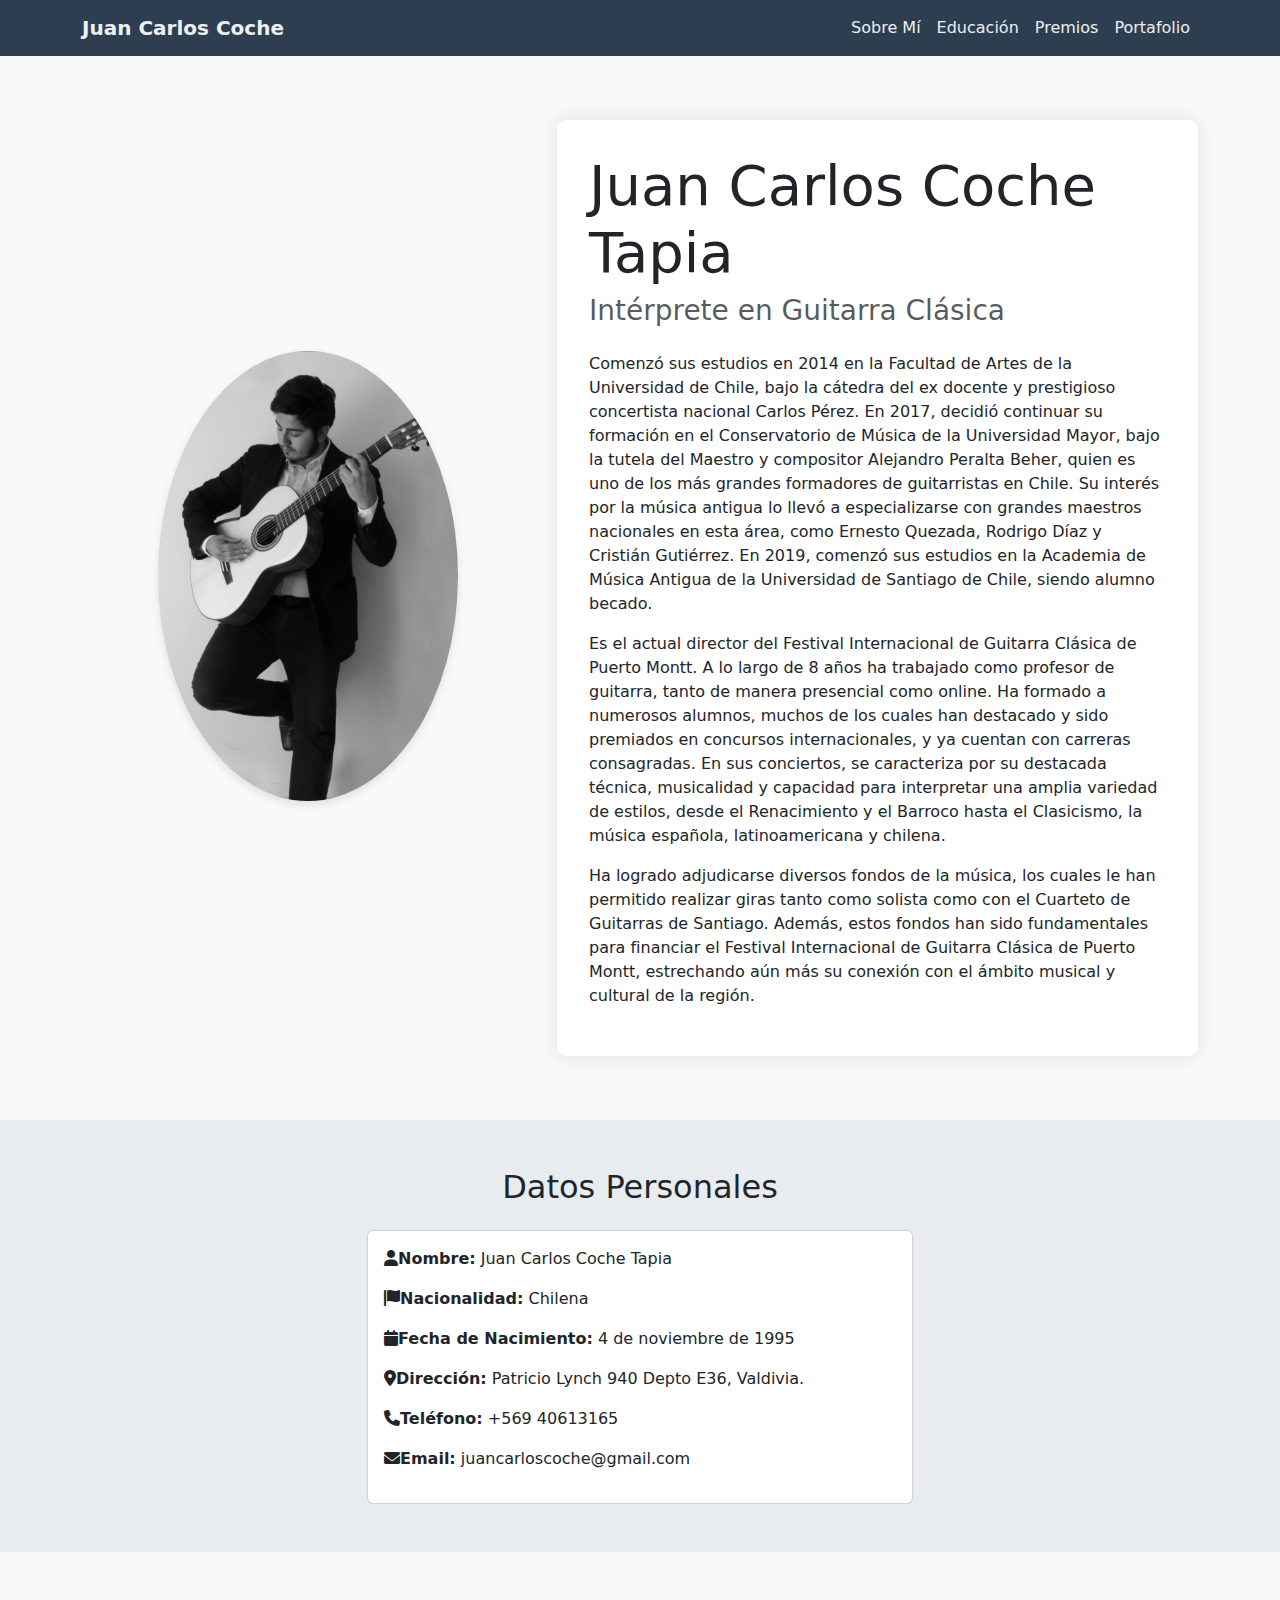
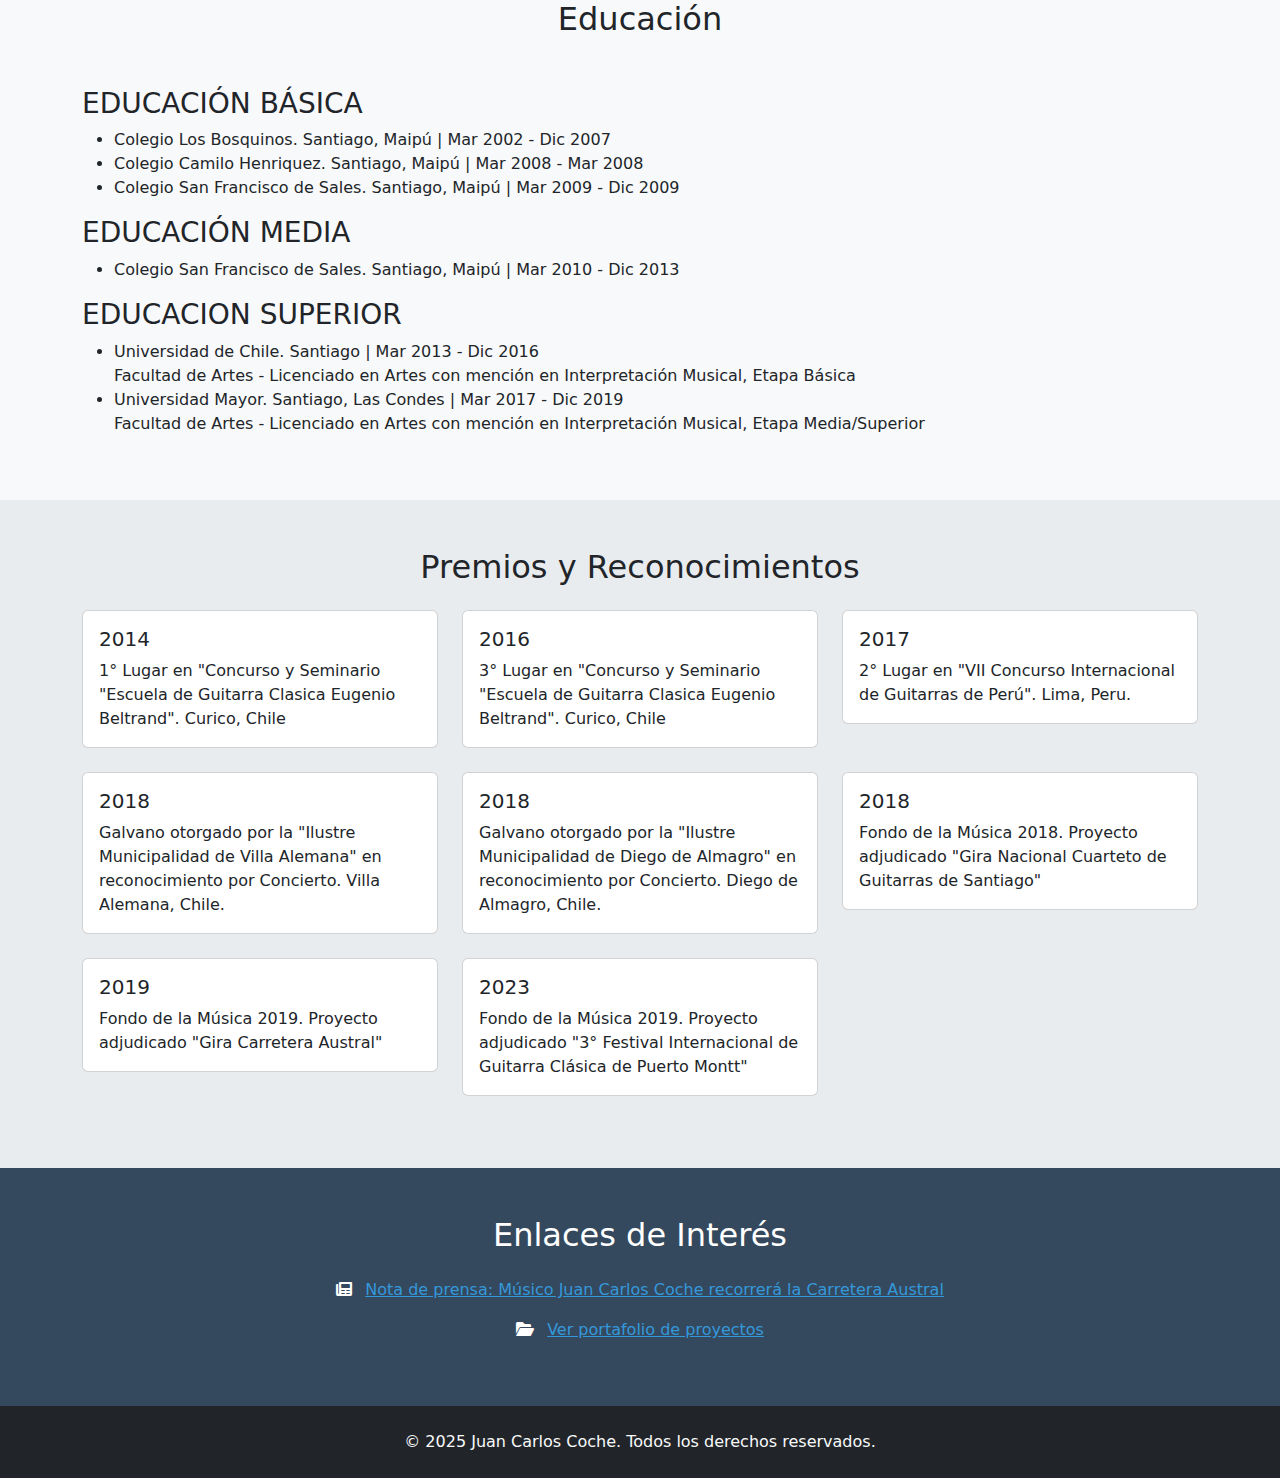
<file: index.html>
<!DOCTYPE html>
<html lang="es">
<head>
    <meta charset="UTF-8">
    <meta name="viewport" content="width=device-width, initial-scale=1.0">
    <title>Juan Carlos Coche</title>
    <link href="https://cdn.jsdelivr.net/npm/bootstrap@5.3.0/dist/css/bootstrap.min.css" rel="stylesheet">
    <link rel="stylesheet" href="./assets/css/style.css">
    <link rel="shortcut icon" type="image/x-icon" href="https://cdn-icons-png.flaticon.com/512/500/500148.png">
    <link rel="stylesheet" href="https://cdnjs.cloudflare.com/ajax/libs/font-awesome/6.0.0/css/all.min.css">
</head>
<body>
    <nav class="navbar navbar-expand-lg navbar-custom sticky-top">
        <div class="container">
            <a class="navbar-brand" href="#">Juan Carlos Coche</a>
            <button class="navbar-toggler" type="button" data-bs-toggle="collapse" data-bs-target="#navbarNav">
                <span class="navbar-toggler-icon"></span>
            </button>
            <div class="collapse navbar-collapse" id="navbarNav">
                <ul class="navbar-nav ms-auto">
                    <li class="nav-item"><a class="nav-link" href="#sobre-mi">Sobre Mí</a></li>
                    <li class="nav-item"><a class="nav-link" href="#educacion">Educación</a></li>
                    <li class="nav-item"><a class="nav-link" href="#premios">Premios</a></li>
                    <li class="nav-item"><a class="nav-link" href="portafolio.html">Portafolio</a></li>
                </ul>
            </div>
        </div>
    </nav>

    <section class="informacion" id="sobre-mi">
        <div class="container">
            <div class="row align-items-center">
                <div class="col-md-5 text-center">
                    <img src="./assets/img/1.png" alt="Juan Carlos Coche" class="imagen-perfil mb-4">
                </div>
                <div class="col-md-7">
                    <div class="contenido-texto">
                        <h1 class="display-4">Juan Carlos Coche Tapia</h1>
                        <h3 class="text-muted mb-4">Intérprete en Guitarra Clásica</h3>
                        <div class="biography">
                            <p>Comenzó sus estudios en 2014 en la Facultad de Artes de la Universidad de Chile, bajo la cátedra del ex docente y prestigioso concertista nacional Carlos Pérez. En 2017, decidió continuar su formación en el Conservatorio de Música de la Universidad Mayor, bajo la tutela del Maestro y compositor Alejandro Peralta Beher, quien es uno de los más grandes formadores de guitarristas en Chile. Su interés por la música antigua lo llevó a especializarse con grandes maestros nacionales en esta área, como Ernesto Quezada, Rodrigo Díaz y Cristián Gutiérrez. En 2019, comenzó sus estudios en la Academia de Música Antigua de la Universidad de Santiago de Chile, siendo alumno becado.</p>
                            <p>Es el actual director del Festival Internacional de Guitarra Clásica de Puerto Montt. A lo largo de 8 años ha trabajado como profesor de guitarra, tanto de manera presencial como online. Ha formado a numerosos alumnos, muchos de los cuales han destacado y sido premiados en concursos internacionales, y ya cuentan con carreras consagradas. En sus conciertos, se caracteriza por su destacada técnica, musicalidad y capacidad para interpretar una amplia variedad de estilos, desde el Renacimiento y el Barroco hasta el Clasicismo, la música española, latinoamericana y chilena.</p>
                            <p>Ha logrado adjudicarse diversos fondos de la música, los cuales le han permitido realizar giras tanto como solista como con el Cuarteto de Guitarras de Santiago. Además, estos fondos han sido fundamentales para financiar el Festival Internacional de Guitarra Clásica de Puerto Montt, estrechando aún más su conexión con el ámbito musical y cultural de la región.</p>
                        </div>
                    </div>
                </div>
            </div>
        </div>
    </section>

    <!-- Datos Personales -->
    <section class="datos-personales">
        <div class="container">
            <h2 class="text-center mb-4">Datos Personales</h2>
            <div class="row justify-content-center">
                <div class="col-md-6">
                    <div class="card">
                        <div class="card-body">
                            <ul class="list-unstyled">
                                <li class="mb-3"><i class="fas fa-user personal-info-icon"></i><strong>Nombre:</strong> Juan Carlos Coche Tapia</li>
                                <li class="mb-3"><i class="fas fa-flag personal-info-icon"></i><strong>Nacionalidad:</strong> Chilena</li>
                                <li class="mb-3"><i class="fas fa-calendar personal-info-icon"></i><strong>Fecha de Nacimiento:</strong> 4 de noviembre de 1995</li>
                                <li class="mb-3"><i class="fas fa-map-marker-alt personal-info-icon"></i><strong>Dirección:</strong> Patricio Lynch 940 Depto E36, Valdivia.</li>
                                <li class="mb-3"><i class="fas fa-phone personal-info-icon"></i><strong>Teléfono:</strong> +569 40613165</li>
                                <li class="mb-3"><i class="fas fa-envelope personal-info-icon"></i><strong>Email:</strong> juancarloscoche@gmail.com</li>
                            </ul>
                        </div>
                    </div>
                </div>
            </div>
        </div>
    </section>

    <!-- Educación -->
    <section class="educacion" id="educacion">
        <div class="container">
            <h2 class="text-center mb-5">Educación</h2>
            <div class="timeline">
                <div class="timeline-item">
                    <div class="timeline-content">
                        <h3>EDUCACIÓN BÁSICA</h3>
                        <ul>
                            <li>Colegio Los Bosquinos. Santiago, Maipú | Mar 2002 - Dic 2007</li>
                            <li>Colegio Camilo Henriquez. Santiago, Maipú | Mar 2008 - Mar 2008</li>
                            <li>Colegio San Francisco de Sales. Santiago, Maipú | Mar 2009 - Dic 2009</li>
                        </ul>
                    </div>
                </div>
                <div class="timeline-item">
                    <div class="timeline-content">
                        <h3>EDUCACIÓN MEDIA</h3>
                        <ul>
                            <li>Colegio San Francisco de Sales. Santiago, Maipú | Mar 2010 - Dic 2013</li>
                        </ul>
                    </div>
                </div>
                <div class="timeline-item">
                    <div class="timeline-content">
                        <h3>EDUCACION SUPERIOR</h3>
                        <ul>
                            <li>Universidad de Chile. Santiago | Mar 2013 - Dic 2016<br>
                                Facultad de Artes - Licenciado en Artes con mención en Interpretación Musical, Etapa Básica</li>
                            <li>Universidad Mayor. Santiago, Las Condes | Mar 2017 - Dic 2019<br>
                                Facultad de Artes - Licenciado en Artes con mención en Interpretación Musical, Etapa Media/Superior</li>
                        </ul>
                    </div>
                </div>
            </div>
        </div>
    </section>

    <!-- Premios -->
    <section class="premios" id="premios">
        <div class="container">
            <h2 class="text-center mb-4">Premios y Reconocimientos</h2>
            <div class="row">
                <div class="col-md-4 mb-4">
                    <div class="card">
                        <div class="card-body">
                            <h5 class="card-title">2014</h5>
                            <p class="card-text">1° Lugar en "Concurso y Seminario "Escuela de Guitarra Clasica Eugenio Beltrand". Curico, Chile</p>
                        </div>
                    </div>
                </div>
                <div class="col-md-4 mb-4">
                    <div class="card">
                        <div class="card-body">
                            <h5 class="card-title">2016</h5>
                            <p class="card-text">3° Lugar en "Concurso y Seminario "Escuela de Guitarra Clasica Eugenio Beltrand". Curico, Chile</p>
                        </div>
                    </div>
                </div>
                <div class="col-md-4 mb-4">
                    <div class="card">
                        <div class="card-body">
                            <h5 class="card-title">2017</h5>
                            <p class="card-text">2° Lugar en "VII Concurso Internacional de Guitarras de Perú". Lima, Peru.</p>
                        </div>
                    </div>
                </div>
                <div class="col-md-4 mb-4">
                    <div class="card">
                        <div class="card-body">
                            <h5 class="card-title">2018</h5>
                            <p class="card-text">Galvano otorgado por la "Ilustre Municipalidad de Villa Alemana" en reconocimiento por Concierto. Villa Alemana, Chile.</p>
                        </div>
                    </div>
                </div>
                <div class="col-md-4 mb-4">
                    <div class="card">
                        <div class="card-body">
                            <h5 class="card-title">2018</h5>
                            <p class="card-text">Galvano otorgado por la "Ilustre Municipalidad de Diego de Almagro" en reconocimiento por Concierto. Diego de Almagro, Chile.</p>
                        </div>
                    </div>
                </div>
                <div class="col-md-4 mb-4">
                    <div class="card">
                        <div class="card-body">
                            <h5 class="card-title">2018</h5>
                            <p class="card-text">Fondo de la Música 2018. Proyecto adjudicado "Gira Nacional Cuarteto de Guitarras de Santiago" </p>
                        </div>
                    </div>
                </div>
                <div class="col-md-4 mb-4">
                    <div class="card">
                        <div class="card-body">
                            <h5 class="card-title">2019</h5>
                            <p class="card-text">Fondo de la Música 2019. Proyecto adjudicado "Gira Carretera Austral" </p>
                        </div>
                    </div>
                </div>
                <div class="col-md-4 mb-4">
                    <div class="card">
                        <div class="card-body">
                            <h5 class="card-title">2023</h5>
                            <p class="card-text">Fondo de la Música 2019. Proyecto adjudicado "3° Festival Internacional de Guitarra Clásica de Puerto Montt" </p>
                        </div>
                    </div>
                </div>
            </div>
        </div>
    </section>

    <!-- Enlaces de Interés -->
    <section class="seccion-enlaces">
        <div class="container">
            <h2 class="text-center mb-4">Enlaces de Interés</h2>
            <div class="row justify-content-center">
                <div class="col-md-8 text-center">
                    <ul class="list-unstyled">
                        <li class="mb-3">
                            <i class="fas fa-newspaper me-2"></i>
                            <a href="https://diariomayor.cl/lo-ultimo/cultura/estudiante-de-guitarra-u-mayor-se-adjudica-fondart" target="_blank">
                                Nota de prensa: Músico Juan Carlos Coche recorrerá la Carretera Austral
                            </a>
                        </li>
                        <li class="mb-3">
                            <i class="fas fa-folder-open me-2"></i>
                            <a href="./portafolio.html">Ver portafolio de proyectos</a>
                        </li>
                    </ul>
                </div>
            </div>
        </div>
    </section>

    <!-- Footer -->
    <footer class="bg-dark text-light py-4">
        <div class="container text-center">
            <p class="mb-0">&copy; 2025 Juan Carlos Coche. Todos los derechos reservados.</p>
        </div>
    </footer>

    <script src="https://cdn.jsdelivr.net/npm/bootstrap@5.3.0/dist/js/bootstrap.bundle.min.js"></script>
</body>
</html>
</file>
<file: assets/css/style.css>
.navbar-brand {
    font-weight: bold;
}

.informacion {
    padding: 4rem 0;
    background-color: #f8f9fa;
}

.datos-personales {
    padding: 3rem 0;
    background-color: #e9ecef;
}

.educacion {
    padding: 3rem 0;
    background-color: #f8f9fa;
}

.premios {
    padding: 3rem 0;
    background-color: #e9ecef;
}

.imagen-perfil {
    max-width: 300px;
    width: 100%;
    height: auto;
    border-radius: 50%;
    box-shadow: 0 4px 8px rgba(0,0,0,0.1);
}

.seccion-educacion, .seccion-experiencia {
    padding: 3rem 0;
}

.item-timeline {
    border-left: 2px solid #0d6efd;
    padding-left: 20px;
    margin-bottom: 30px;
    position: relative;
}

.item-timeline::before {
    content: '';
    position: absolute;
    left: -9px;
    top: 0;
    width: 16px;
    height: 16px;
    border-radius: 50%;
    background: #0d6efd;
}

.navbar-custom {
    background-color: #2c3e50 !important;
}

.navbar-custom .navbar-brand,
.navbar-custom .nav-link {
    color: #ecf0f1 !important;
}

.navbar-custom .nav-link:hover {
    color: #3498db !important;
}

.seccion-clara {
    background-color: #f8f9fa;
}

.seccion-oscura {
    background-color: #e9ecef;
}

.contenido-texto {
    background-color: rgba(255, 255, 255, 0.9);
    padding: 2rem;
    border-radius: 10px;
    box-shadow: 0 0 20px rgba(0,0,0,0.1);
}

.icono-info {
    font-size: 1.2rem;
    color: #3498db;
    margin-right: 10px;
}

.tarjeta-premio {
    margin-bottom: 1rem;
    border: none;
    box-shadow: 0 4px 8px rgba(0,0,0,0.1);
    transition: transform 0.3s ease;
}

.tarjeta-premio:hover {
    transform: translateY(-5px);
}

.tarjeta-premio .card-title {
    color: #2c3e50;
    border-bottom: 2px solid #3498db;
    padding-bottom: 0.5rem;
}

.seccion-enlaces {
    background-color: #34495e;
    color: white;
    padding: 3rem 0;
}

.seccion-enlaces a {
    color: #3498db;
}

.seccion-enlaces a:hover {
    color: #2980b9;
}

footer {
    background-color: #343a40;
    color: white;
    padding: 2rem 0;
}

.item-portafolio {
    margin-bottom: 30px;
}

.item-portafolio img {
    width: 100%;
    height: auto;
    border-radius: 8px;
    transition: transform 0.3s;
}

.item-portafolio img:hover {
    transform: scale(1.05);
}

.proyecto {
    padding: 2rem;
    border-radius: 10px;
    background-color: #f8f9fa;
    margin-bottom: 3rem;
}

.proyecto h3 {
    color: #2c3e50;
    border-bottom: 2px solid #3498db;
    padding-bottom: 1rem;
    margin-bottom: 2rem;
}

.proyecto .card {
    transition: transform 0.3s ease;
    border: none;
    box-shadow: 0 4px 8px rgba(0,0,0,0.1);
}

.proyecto .card:hover {
    transform: translateY(-10px);
}

.proyecto .card-body {
    background-color: #fff;
    border-top: 2px solid #3498db;
}

.proyecto .card-title {
    color: #2c3e50;
    text-align: center;
    margin-bottom: 0;
}

.proyecto img.img-fluid {
    width: 100%;
    height: 250px;
    object-fit: cover;
    border-radius: 8px 8px 0 0;
}

.imagen-expandible {
    cursor: pointer;
    transition: opacity 0.3s;
}

.imagen-expandible:hover {
    opacity: 0.8;
}

.modal-xl {
    max-width: 90%;
}

#expandedImage {
    max-height: 90vh;
    object-fit: contain;
}
</file>
